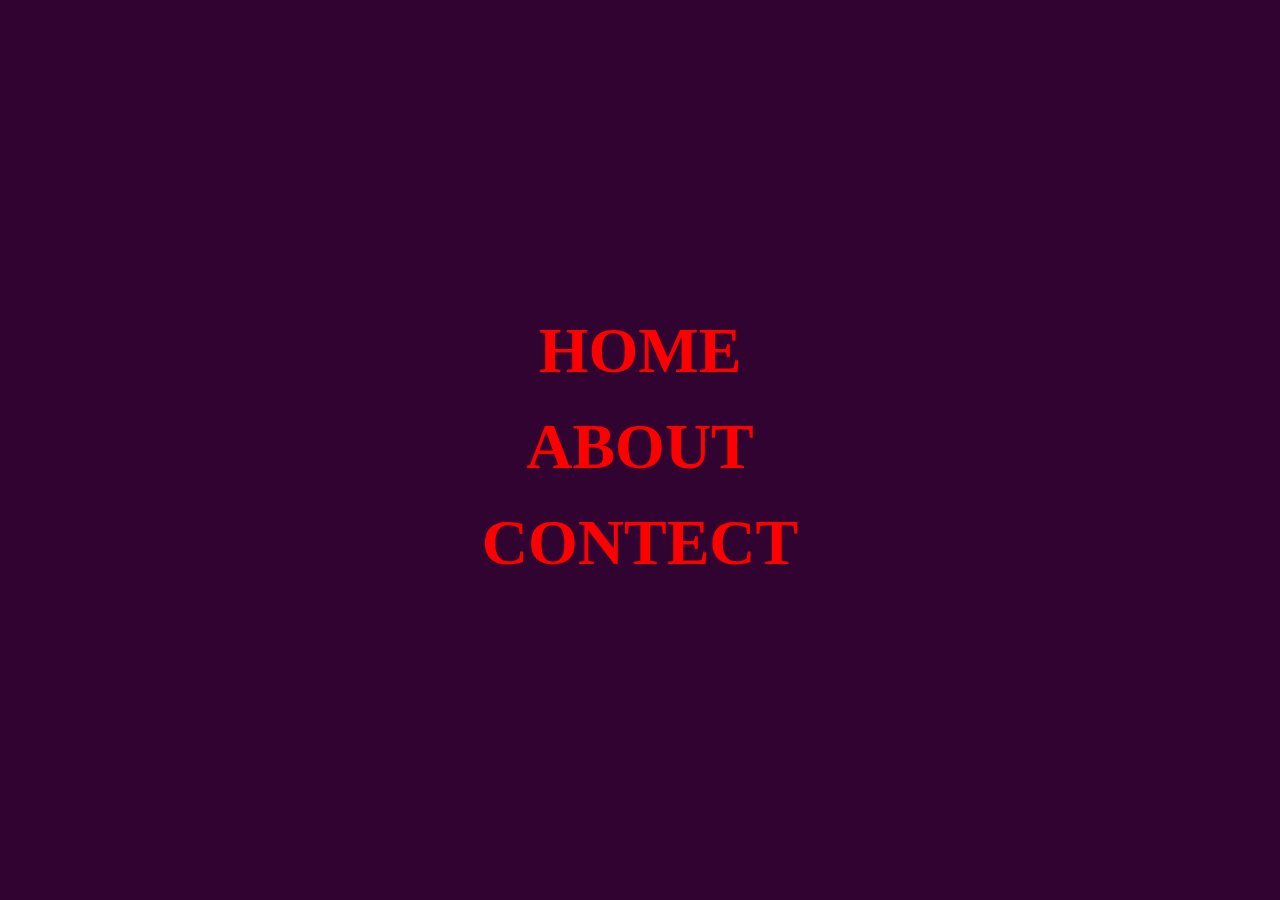
<file: Animated-text-hover(html,css)/index.html>
<!DOCTYPE html>
<html lang="en">

<head>
    <meta charset="UTF-8">
    <meta name="viewport" content="width=device-width, initial-scale=1.0">
    <title>Animated text hover</title>
    <link rel="stylesheet" href="index.css">
</head>

<body>

    <container class="main-container">
        <ul class="headings-container">
            <li class="headings">
                <span headings-data="home">
                    home
                </span>
            </li>
            <li class="headings">
                <span headings-data="about">
                    about
                </span>
            </li>
            <li class="headings">
                <span headings-data="contect">
                    contect
                </span>
            </li>
        </ul>
    </container>
</body>

</html>
</file>
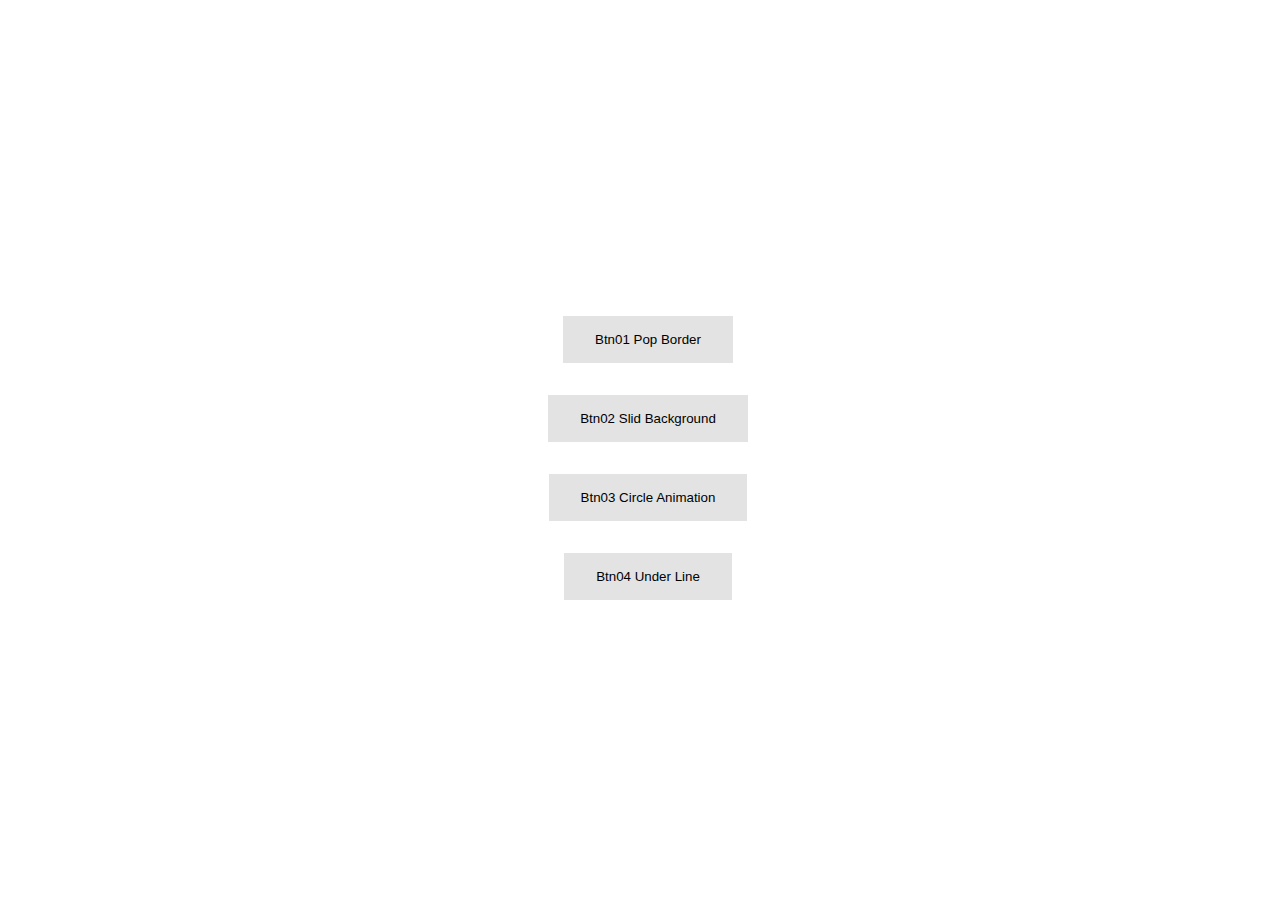
<file: Animeted-hover-button(html,css)/index.html>
<!DOCTYPE html>
<html lang="en">
<head>
    <meta charset="UTF-8">
    <meta name="viewport" content="width=device-width, initial-scale=1.0">
    <title>Animeted Hover buttons</title>
    <link rel="stylesheet" href="index.css">
</head>
<body>
    <container class="button-container">
        <button class="buttons button01">btn01 pop border</button>
        <button class="buttons button02">btn02 slid background</button>
        <button class="buttons button03">btn03 circle animation</button>
        <button class="buttons button04">btn04 under line</button>
    </container>
</body>
</html>
</file>
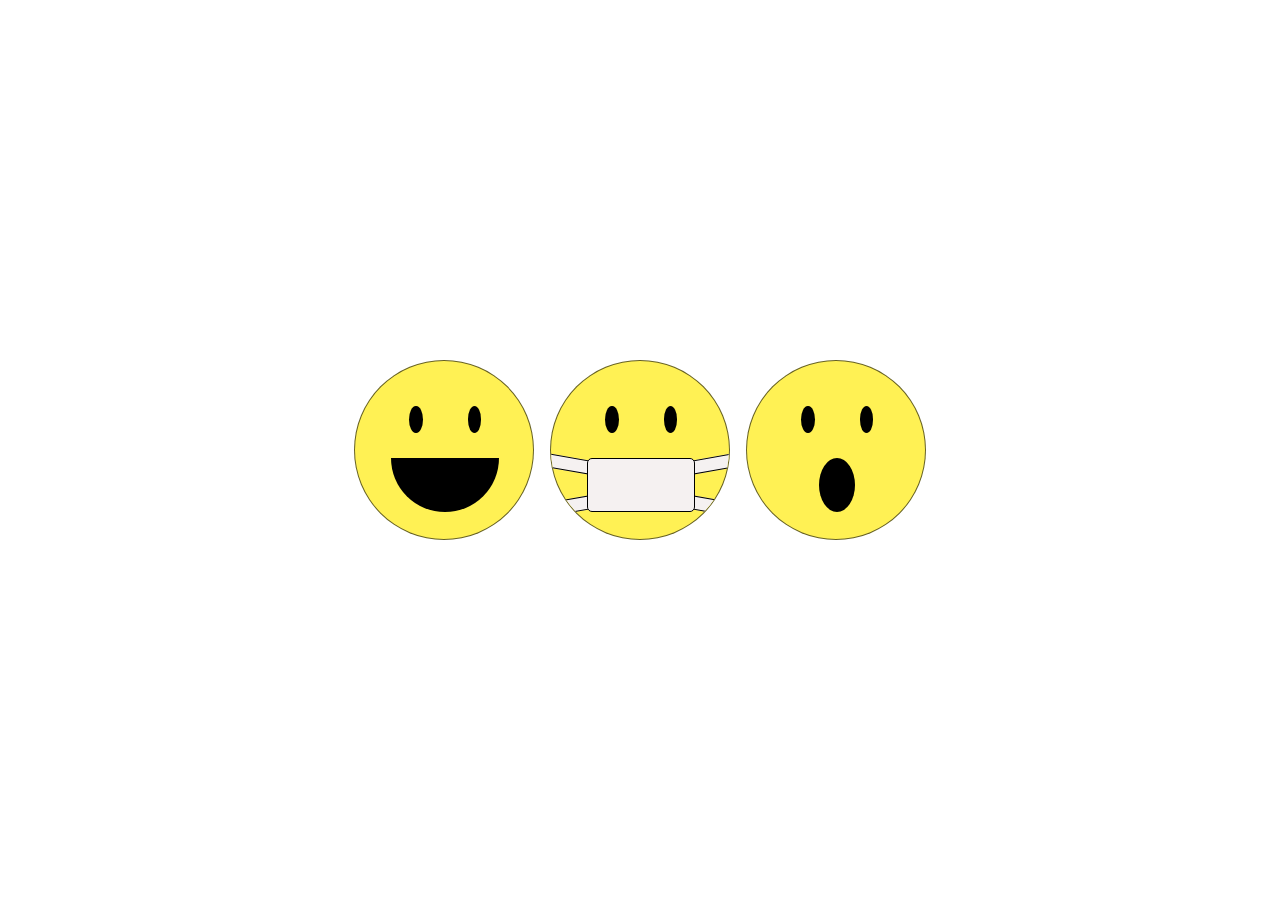
<file: Emoji-practise(html,css)/index.html>
<!DOCTYPE html>
<html lang="en">

<head>
    <meta charset="UTF-8">
    <meta name="viewport" content="width=device-width, initial-scale=1.0">
    <title>Emoji-practice</title>
    <link rel="stylesheet" href="index.css">
</head>

<body>
    <div class="emoji">
        <div class="head">
            <div class="eyes">
                <div class="eye eye-left"></div>
                <div class="eye eye-right"></div>
            </div>
            <div class="mouth smile"></div>
        </div>
    </div>
    <div class="emoji">
        <div class="head">
            <div class="eyes">
                <div class="eye eye-left"></div>
                <div class="eye eye-right"></div>
            </div>
            <div class="mouth mask">
                <div class="straps top-left-strap"></div>
                <div class="straps bottom-left-strap"></div>
                <div class="straps top-right-strap"></div>
                <div class="straps bottom-right-strap"></div>
            </div>
        </div>
    </div>
    <div class="emoji">
        <div class="head">
            <div class="eyes">
                <div class="eye eye-left"></div>
                <div class="eye eye-right"></div>
            </div>
            <div class="mouth open-mouth"></div>
        </div>
    </div>


</body>

</html>
</file>
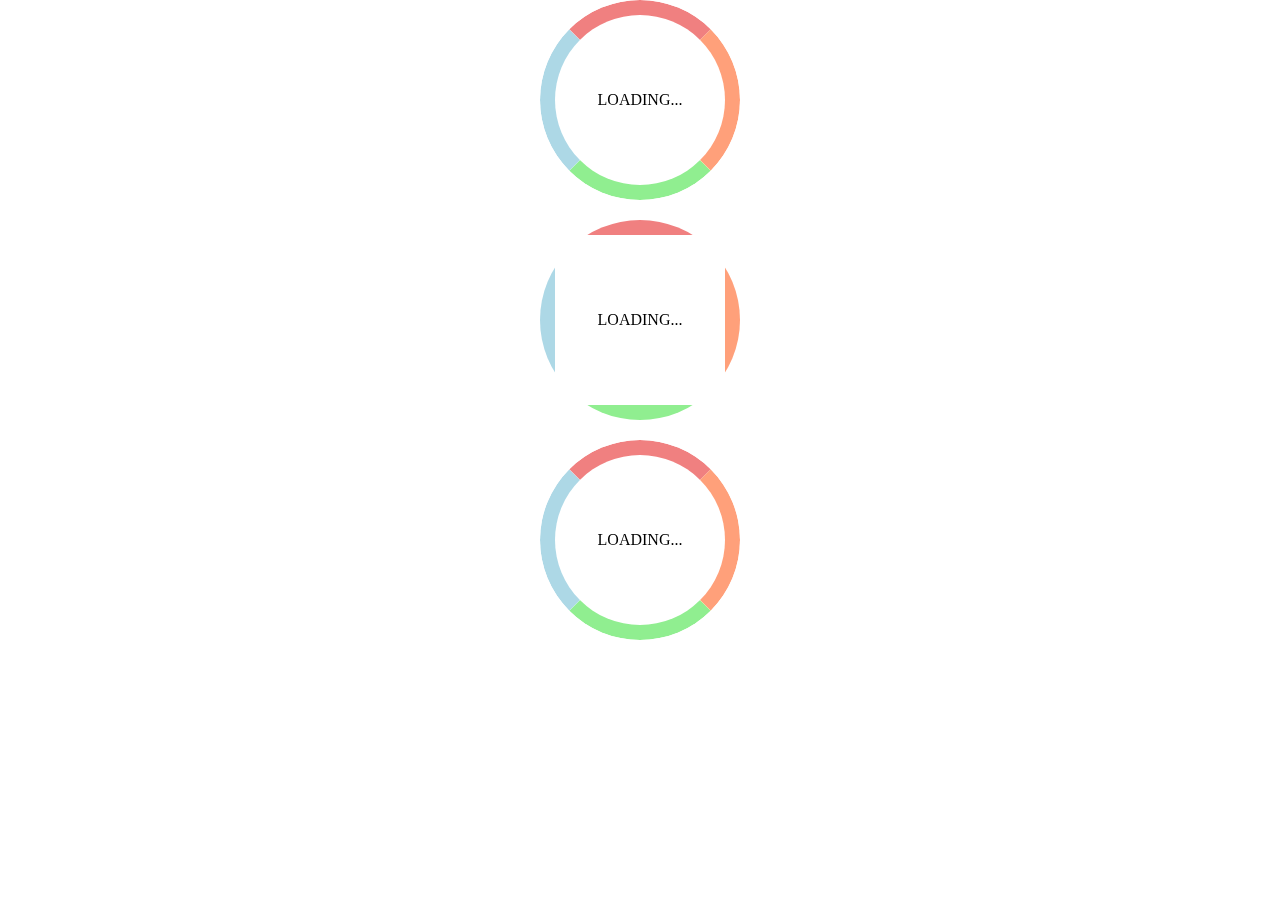
<file: Loding-spinner(html,css)/index.html>
<!DOCTYPE html>
<html lang="en">
<head>
    <meta charset="UTF-8">
    <meta name="viewport" content="width=device-width, initial-scale=1.0">
    <title>loading spinner</title>
    <link rel="stylesheet" href="index.css">
</head>
<body>
    
    <container class="spinner-container01">loading...
        <div class=" rings01 ring01"></div>
        <div class=" rings01 ring02"></div>
        <div class=" rings01 ring03"></div>
        <div class=" rings01 ring04"></div>
    </container>
    <container class="spinner-container01 new-version">loading...
        <div class=" rings01 ring01"></div>
        <div class=" rings01 ring02"></div>
        <div class=" rings01 ring03"></div>
        <div class=" rings01 ring04"></div>
    </container>

    <container class="spinner-container02">loading...</container>
</body>
</html>
</file>
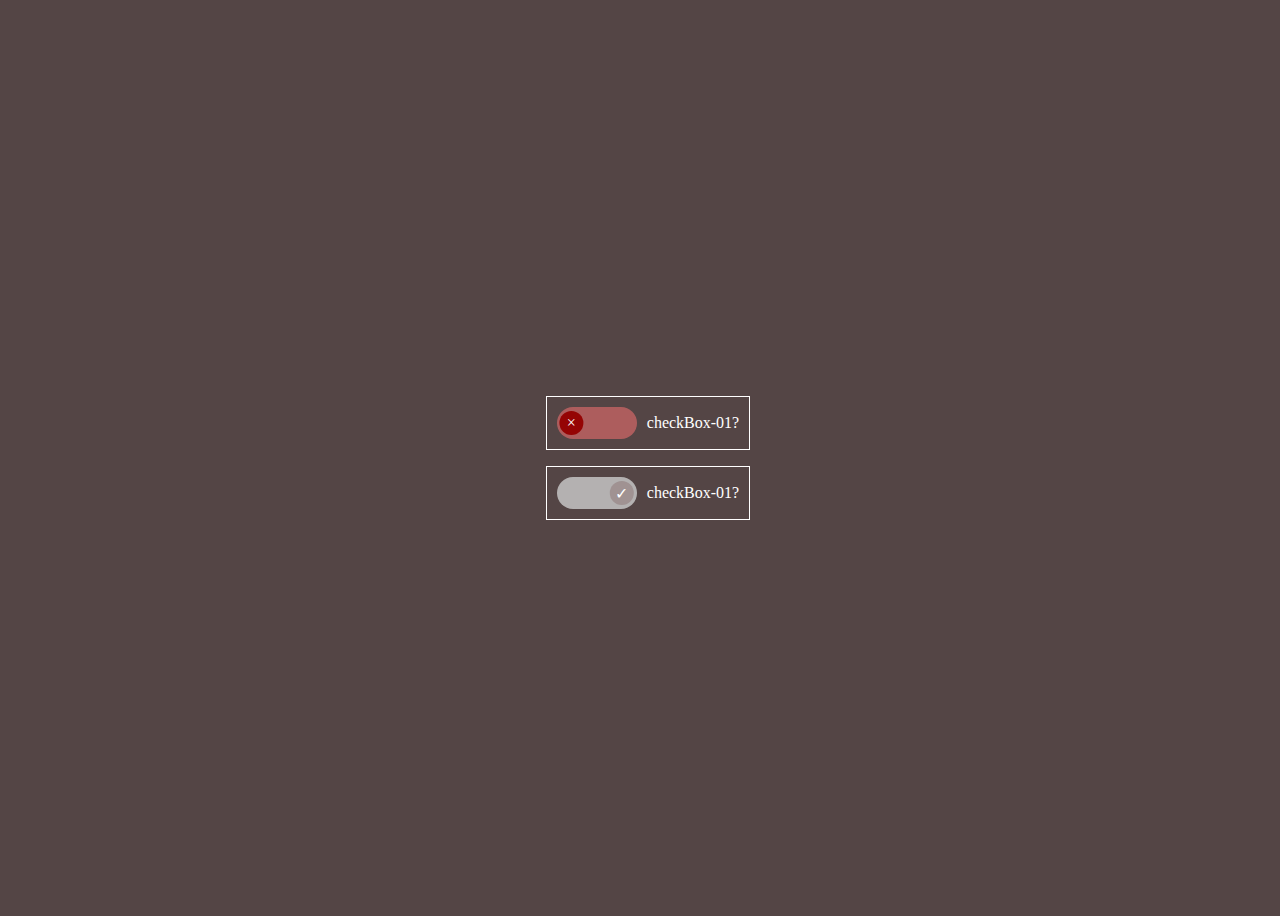
<file: toggel-checkBox(html,css)/index.html>
<!DOCTYPE html>
<html lang="en">
<head>
    <meta charset="UTF-8">
    <meta name="viewport" content="width=device-width, initial-scale=1.0">
    <title>toggel check box</title>
    <link rel="stylesheet" href="index.css">
</head>
<body>
    <div class="check-box">
        <input class="toggel" type="checkbox" name="" id="checkbx01">
        <label for="checkbx01">checkBox-01?</label>
    </div>
    <div class="check-box">
        <input disabled checked class="toggel" type="checkbox" name="" id="checkbx02">
        <label for="checkbx02">checkBox-01?</label>
    </div>
</body>
</html>
</file>
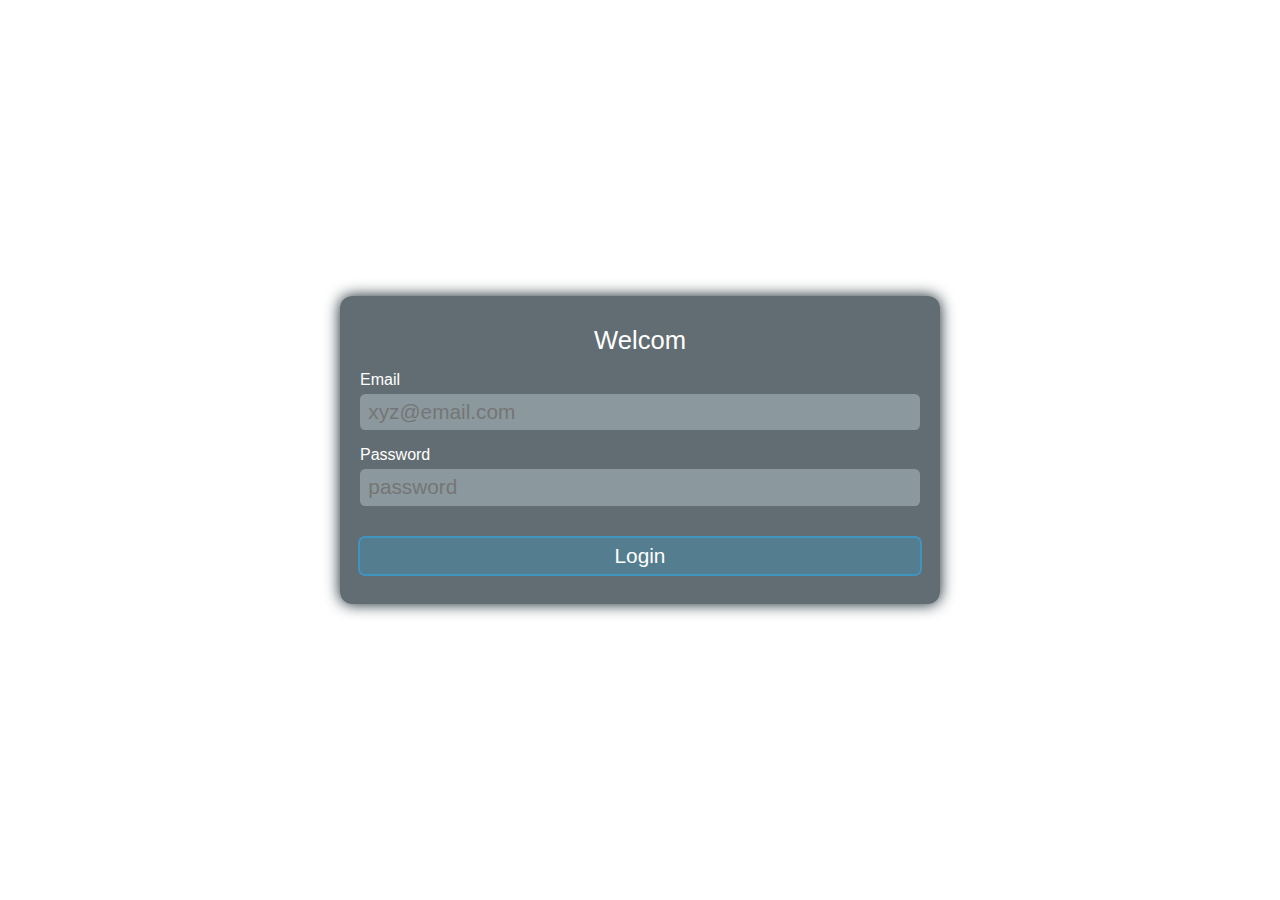
<file: Transparent-loginForm(html,css)/index.html>
<!DOCTYPE html>
<html lang="en">
  <head>
    <meta charset="UTF-8" />
    <meta http-equiv="X-UA-Compatible" content="IE=edge" />
    <meta name="viewport" content="width=device-width, initial-scale=1.0" />
    <title>Transparent Login Page</title>
    <link rel="stylesheet" href="index.css">
  </head>
  <body>
    <div class="main-container">
      <div class="form-container">
        <h1>Welcom</h1>
        <form action="">
          <div class="input-group ">
            <label for="email-input">email</label>
            <input type="email" id="email-input" placeholder="xyz@email.com" />
            <span class="msg" >valid email</span>
          </div>

          <div class="input-group ">
            <label for="password-input">password</label>
            <input type="password" id="password-input" placeholder="password" />
            <span class="msg">incorrect password</span>
          </div>

          <button class="form-button">login</button>
        </form>
      </div>
    </div>
  </body>
</html>
</file>
<file: Animated-text-hover(html,css)/index.css>
*,
*::after,
*::before {
    box-sizing: border-box;
    margin: 0;
    padding: 0;
}

.main-container {
    height: 100vh;
    width: 100vw;
    display: flex;
    flex-direction: column;
    align-items: center;
    justify-content: center;
    gap: 20px;
    background-color: hsl(300, 90%, 10%);
}

.headings-container {
    display: flex;
    flex-direction: column;
    align-items: center;
    gap: 1rem;
}

.headings {
    all: unset;

    --height: 5rem;

    height: var(--height);
    width: max-content;
    text-transform: uppercase;
    color: red;
    font-size: 4rem;
    font-weight: bolder;
    position: relative;
}

/* .headings>span {
    /* width: 100%;
    display: flex;
    justify-content: center;
} */

.headings:hover > span{
    color: transparent;
}

.headings:hover > span:before,
.headings:hover > span::after {
    content: attr(headings-data);
    height: calc(var(--height) * .5);
    position: absolute;
    overflow: hidden;
    color: white;
}

.headings:hover > span:after {
    bottom: 0;
    display: flex;
    align-items: flex-end;
    transform: translateY(5px) skewX(20deg);
}
.headings:hover > span:before {
    transform: translateY(-5px) skewX(20deg);
}

.headings > span::before ,
.headings > span::after {
    content: '';
    transition: transform 300ms ease-in-out, color 300ms ease-in-out;
}

.headings:hover::before {

    transform: scale(1);
}

.headings::before {
    content: '';
    width: 110%;
    height: 5px;
    background: red;

    border-radius: 25%;
    position: absolute;
    top: calc(50% - 2.5px);
    right: -5%;
    transform:scale(0);
    transition: transform 300ms ease-in-out;
}
</file>
<file: Animeted-hover-button(html,css)/index.css>
*,
*::before,
*::after {

    box-sizing: border-box;
}

/* basic code  */
.button-container {
    height: 100vh;
    width: 100vw;
    display: flex;
    align-items: center;
    justify-content: center;
    flex-direction: column;
    gap: 2rem;
}

.buttons {
    --border-color: hsl(0, 100%, 40%);
    --border-size: 2.5px;
    --background-color: hsl(0, 0%, 89%);
    background-color: var(--background-color);
    padding: 1rem 2rem;
    text-transform: capitalize;
    outline: none;
    border: none;
    position: relative;
}

/* main code  */
/* button one code  */
.button01::before{
    content: "";

    position: absolute;
    left: 0;
    right: 0;
    top: 0;
    bottom: 0;
    border: var(--border-size) solid var(--border-color);
    z-index: -1;

    transition: 80ms all ease-in-out
}

.button01:hover::before,
.button01:focus::before {

    top: calc(var(--border-size) * -2);
    bottom: calc(var(--border-size) * -2);
    left: calc(var(--border-size) * -2);
    right: calc(var(--border-size) * -2);
}

/* button two  */
.button02 {
    z-index: 1;
    transform: color 300ms ease-in-out;
}
.button02:before {
    content: "";

    position: absolute;
    left: 0;
    right: 0;
    top: 0;
    bottom: 0;
    z-index: -1;
    background-color: var(--border-color);

    transform: scaleX(0);
    transition: transform 300ms ease-in-out;
    transform-origin: left;
}

.button02:hover::before,
.button02:focus::before {
    transform: scaleX(1);
    color: white;
}

.button02:hover,
.button02:hover {
    color: white;
}

/* button third */

.button03 {
    z-index: 1;
    background-color: var(--border-color);
    overflow: hidden;
    transition: color 400ms ease-in-out;
}
.button03:before {
    content: "";

    position: absolute;
    left: 0;
    right: 0;
    top: 0;
    bottom: 0;
    border-radius: 50%;
    z-index: -1;
    background-color: var(--background-color);
    transform: scale(1.5);
    transition: transform 400ms ease-in-out
}

.button03:hover::before,
.button03:focus::before {
transform: scale(0);
}

.button03:hover,
.button03:focus {
    color: white;
}

/* button four  */

.button04{
    z-index: 1;
}

.button04:before{
    content: '';
    position: absolute;

    left:0;
    top:0;
    right:0;
    bottom:0;
    border-bottom: 4px solid var(--border-color);
    z-index: -1;
    transform: scaleX(0);
    transition: transform 200ms ease-in-out;
}

.button04:hover::before,
.button04:focus::before {
    transform: scaleX(1);
}
</file>
<file: Emoji-practise(html,css)/index.css>
*,
*::before,
*::after {
    box-sizing: border-box;
    margin: 0;
    padding: 0;
}

body {
    height: 100vh;
    width: 100vw;
    display: flex;
    align-items: center;
    justify-content: center;
}

.emoji {

    --emoji-size: 180px;

    height: var(--emoji-size);
    width: var(--emoji-size);
    margin: .5rem;
}

.head {
    height: 100%;
    width: 100%;
    border-radius: 100%;
    background-color: hsla(55, 100%, 50%, 0.671);
    border: 1px solid rgba(0, 0, 0, 0.6);
    overflow: hidden;
    position: relative;
    z-index: -1;
}

.eyes {
    position: absolute;

    left: calc(var(--emoji-size) * .50);
    top: calc(var(--emoji-size) * .25);
}

.eye {
    position: absolute;

    width: calc(var(--emoji-size) * .075);
    height: calc(var(--emoji-size) * .15);
    border-radius: 50%;
    background-color: black;
}

.eye-left {
    left: calc(var(--emoji-size) * -.20);
}
.eye-right {
    right: calc(var(--emoji-size) * -.20);
}

.mouth {

    --mouth-height: calc(var(--emoji-size) * .3);
    --mask-color: rgb(245, 241, 241);
    position: absolute;
    background-color: black;

    width: calc(var(--emoji-size) * .6);
    height: var(--mouth-height);
    bottom: calc(var(--emoji-size) * .15);
    left: calc(var(--emoji-size) * .5);
    transform: translateX(-50%);
}

.smile{
    border-radius: .05px .05px var(--mouth-height) var(--mouth-height);
}

.open-mouth {

    width: calc(var(--emoji-size) * .2);
    height: calc(var(--emoji-size) * .3);

    border-radius: 50%;
}

.mask {

    left: calc(var(--emoji-size) * .2);
    transform: none;

    background-color: var(--mask-color);
    border: 1px solid black;
    border-radius: 5px;
}

.straps {
    background-color: var(--mask-color);

    position: absolute;
    width: calc(var(--emoji-size) * .5);
    height: calc(var(--emoji-size) * .08);
    border: 1px solid black;
    z-index: -2;
}

.top-left-strap {
    transform: rotateZ(10deg);
    left: calc(var(--emoji-size) * -.45);
    top: calc(var(--emoji-size) * -.03);
}
.top-right-strap {
    transform: rotateZ(-10deg);
    right: calc(var(--emoji-size) * -.45);
    top: calc(var(--emoji-size) * -.03);   
}

.bottom-left-strap {
    transform: rotateZ(-10deg);
    left: calc(var(--emoji-size) * -.45);
    bottom: calc(var(--emoji-size) * -.03);
}
.bottom-right-strap {
    transform: rotateZ(10deg);
    right: calc(var(--emoji-size) * -.45);
    bottom: calc(var(--emoji-size) * -.03);    
}
</file>
<file: Loding-spinner(html,css)/index.css>
*,
*::after,
*::before {
    box-sizing: border-box;
    margin: 0;
    padding: 0;
}

body {
    display: flex;
    flex-direction: column;
    align-items: center;
    justify-content: center;
    gap: 20px;
    width: 100vw;
}

.spinner-container01 {
    height: 200px;
    width: 200px;
    border-radius: 50%;
    display: flex;
    justify-content: center;
    align-items: center;
    position: relative;
    text-transform: uppercase;
    overflow: hidden;

    animation: fade 1.5s ease infinite alternate;
}
.rings01 {
    --time: 1.2s;
    --timing-fun: ease-in-out;
    height: 100%;
    width: 100%;
    position: absolute;
    border: 15px solid transparent;
    border-radius: 50%;
    mix-blend-mode: overlay;

    animation: rotate var(--time) var(--timing-fun) infinite;
}
.new-version .rings01{

    border-radius: 0px;
}

.ring01 {
    border-top-color: lightcoral;
}
.ring02 {
    --time: 1.8s;
    --timing-fun: ease-in;
    border-left-color: lightblue
}
.ring03 {
    --time: 1.6s;
    --time-fun: ease-out;
    border-bottom-color: lightgreen
}
.ring04 {
    --time: 1.4s;
    --timing-fun: linear;
    border-right-color: lightsalmon
}

.spinner-container02 {
    height: 200px;
    width: 200px;
    border-radius: 50%;
    display: flex;
    justify-content: center;
    align-items: center;
    position: relative;
    text-transform: uppercase;
    overflow: hidden;

    animation: fade 1.5s ease infinite alternate;
}

.spinner-container02:before ,
.spinner-container02:after {
    content: "";
    --time: 1.2s;
    --timing-fun: ease-in-out;
    height: 100%;
    width: 100%;
    position: absolute;
    border: 15px solid transparent;
    border-radius: 50%;
    mix-blend-mode: overlay;

    animation: rotate var(--time) var(--timing-fun) infinite;
}

.spinner-container02:after{
    border-top-color: lightcoral;
    --time: 1.6s;
    --time-fun: ease-out;
    border-bottom-color: lightgreen
}
.spinner-container02:before{
    --time: 1.8s;
    --timing-fun: ease-in;
    border-left-color: lightblue;

    --time: 1.4s;
    --timing-fun: linear;
    border-right-color: lightsalmon
}

@keyframes rotate {
    0% {
        transform: rotate(0);
    }

    100% {
        transform: rotate(360deg);
    }
}

@keyframes fade {
    0%{
        color: rgba(0, 0, 0, 1);
    }
    50% {
        color: rgba(0, 0, 0, .5);
    }
    100% {
        color: rgba(0, 0, 0, .1);
    }
}
</file>
<file: toggel-checkBox(html,css)/index.css>
body {
    display: flex;
    flex-direction: column;
    justify-content: center;
    align-items: center;
    gap: 1rem;
    height: 100vh;
    width: 100vw;
    background-color: hsl(0, 10%, 30%);
    color: white;
}

.check-box {
    --toggel-size: 5rem;
    height: calc(var(--toggel-size) * .4);
    border: 1px solid white;
    position: relative;
    display: flex;
    padding: 10px;
}

input[type="checkbox"].toggel {
    visibility: hidden;
    position: absolute;
    top: -9000;
    left: -9000;
}

input[type="checkbox"].toggel + label{
    display: flex;
    align-items: center;
    gap: 10px;
}

input[type="checkbox"].toggel + label:before{
    --after-size: 5rem;
    content: '';
    background: hsla(0, 85%, 70%, 0.555);
    display: inline-block;
    width: var(--toggel-size);
    height: calc(var(--toggel-size) * .4);
    border-radius: calc(var(--toggel-size) * .25);

    transition: all 200ms ease-in-out;
}
input[type="checkbox"].toggel:checked + label:before{
    --after-size: 5rem;
    content: '';
    background: hsla(90, 85%, 70%, 0.5);
    display: inline-block;
    width: var(--toggel-size);
    height: calc(var(--toggel-size) * .4);
    border-radius: calc(var(--toggel-size) * .25);
}

input[type="checkbox"].toggel + label:after{
    --after-size: calc(var(--toggel-size) * .3);
    content: ' \00D7';
    background: hsl(0, 95%, 30%);
    color: white;
    display: flex;
    width: var(--after-size);
    height: var(--after-size);
    border-radius: var(--after-size);

    position: absolute;
    transform: translateX(calc(var(--after-size) * .1));
    display: flex;
    align-items: center;
    justify-content: center;
    transition: all 200ms ease-in-out;
}
input[type="checkbox"].toggel:checked + label:after{

    content: '\2713';
    background: hsl(90, 95%, 30%);
    width: calc(var(--toggel-size) * .3);
    height: calc(var(--toggel-size) * .3);
    border-radius: calc(var(--toggel-size) * .25);
    position: absolute;
    transform: translateX(calc(var(--after-size) * 2.2));
}




input[type="checkbox"].toggel:disabled + label:before{
    background-color: hsla(0, 0%, 80%, 0.8);
}
input[type="checkbox"].toggel:disabled + label:after{
    background-color: hsla(0, 10%, 50%, 0.5);
}
</file>
<file: Transparent-loginForm(html,css)/index.css>
*,
*::after,
*::before {
    box-sizing: border-box;
    font-family: Arial, Helvetica, sans-serif;
}

:root {
    --primary-light-hsl: 200, 50%, 90%;
    --primary-normal-hsl: 200, 50%, 50%;
    --primary-dark-hsl: 200, 50%, 10%;
    --primary-color: white;
    --success-color: 100, 60%, 50%;
    --error-color: 0, 60%, 50%;
}

body {
    margin: 0px;
}



.main-container {
    background-image: url('https://images.unsplash.com/photo-1708913156945-df01fdf89809?q=80&w=1470&auto=format&fit=crop&ixlib=rb-4.0.3&ixid=M3wxMjA3fDB8MHxwaG90by1wYWdlfHx8fGVufDB8fHx8fA%3D%3D');
    height: 100vh;
    width: 100vw;
    background-position: center;
    background-size: cover;
    display: flex;
    align-items: center;
    justify-content: center;
}

.form-container {
    background-color: hsl(var(--primary-dark-hsl), 0.65);
    width: 80%;
    max-width: 600px;
    box-shadow: 0 0 15px 0px hsl(var(--primary-dark-hsl));
    padding: 30px 20px;
    border-radius: 12px;
}

.form-container h1 {
    margin: 0px;
    text-align: center;
    text-transform: capitalize;
    font-weight: lighter;
    font-size: 1.6rem;
    color: var(--primary-color);
}

.form-container form {
    margin-top: 1rem;
    display: flex;
    flex-direction: column;
    gap: 1rem;
}

.form-container form .input-group {
    display: flex;
    flex-direction: column;
    gap: .3rem;
}

.input-group label {
    font-size: 1rem;
    text-transform: capitalize;
    font-weight: lighter;
    color: var(--primary-color);
}

.input-group input {
    font-size: 1.3rem;
    padding: .3em .4em;
    border: none;
    outline: none;
    color: var(--primary-color);
    background-color: hsl(var(--primary-light-hsl), .35);
    border-radius: .25em;
    font-weight: lighter;
}

.input-group.success input {
    box-shadow: 0 0 0 2px hsl(var(--success-color));
}

.input-group.error input {
    box-shadow: 0 0 0 2px hsl(var(--error-color));

}

.input-group input:hover,
.input-group input:focus {
    box-shadow: 0 0 0 2px hsl(var(--primary-normal-hsl));
}

.input-group .msg {
    font-size: .8rem;
    text-transform: capitalize;
    display: none;
}

.input-group.success .msg {
    display: block;
    color: hsl(var(--success-color));
}

.input-group.error .msg {
    display: block;
    color: hsl(var(--error-color));
}

.form-container button {
    border: none;
    outline: none;
    margin-top: 1rem;
    font-size: 1.3rem;
    text-transform: capitalize;
    padding: .3em .4em;
    border-radius: .25em;
    background-color: hsl(var(--primary-normal-hsl), .4);
    box-shadow: 0 0 0 2px hsl(var(--primary-normal-hsl));
    color: var(--primary-color);
}

.form-container button:hover,
.form-container button:focus {
    background-color: hsl(var(--primary-normal-hsl), .6);
}
</file>
